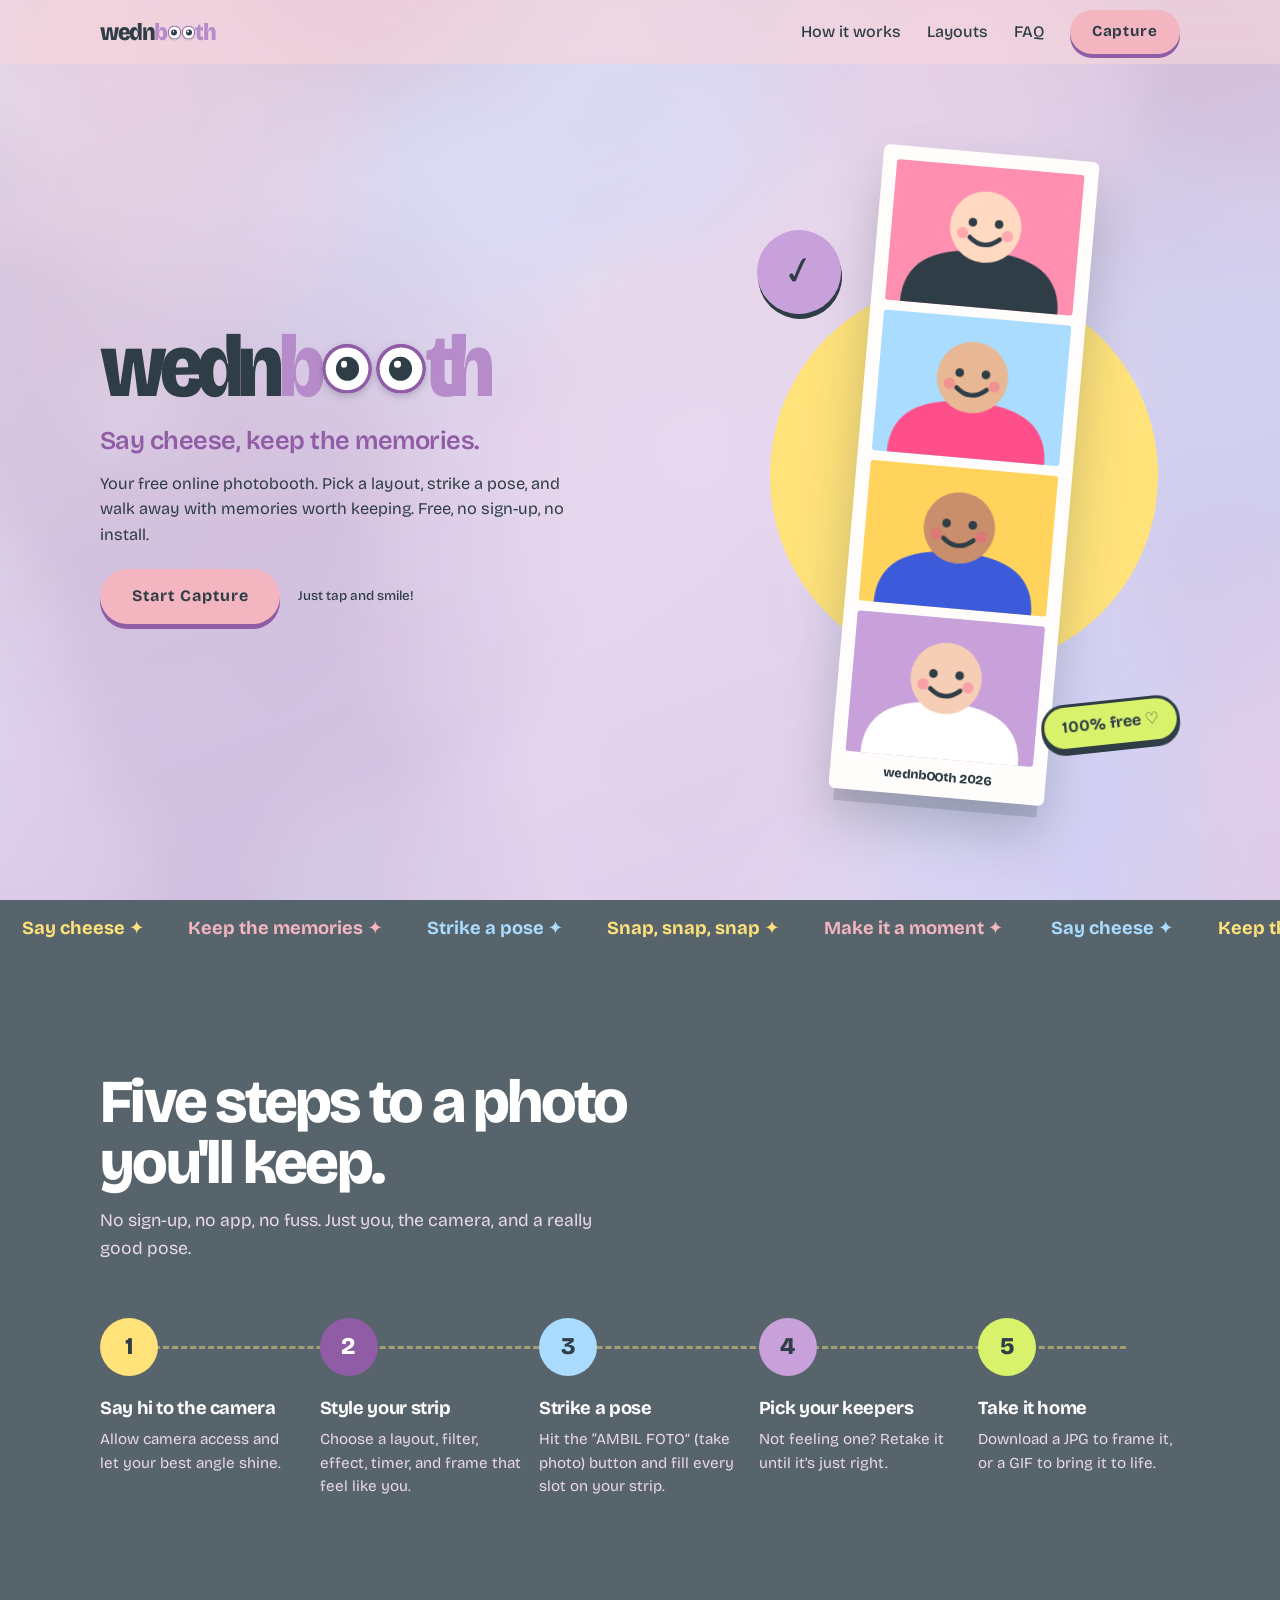
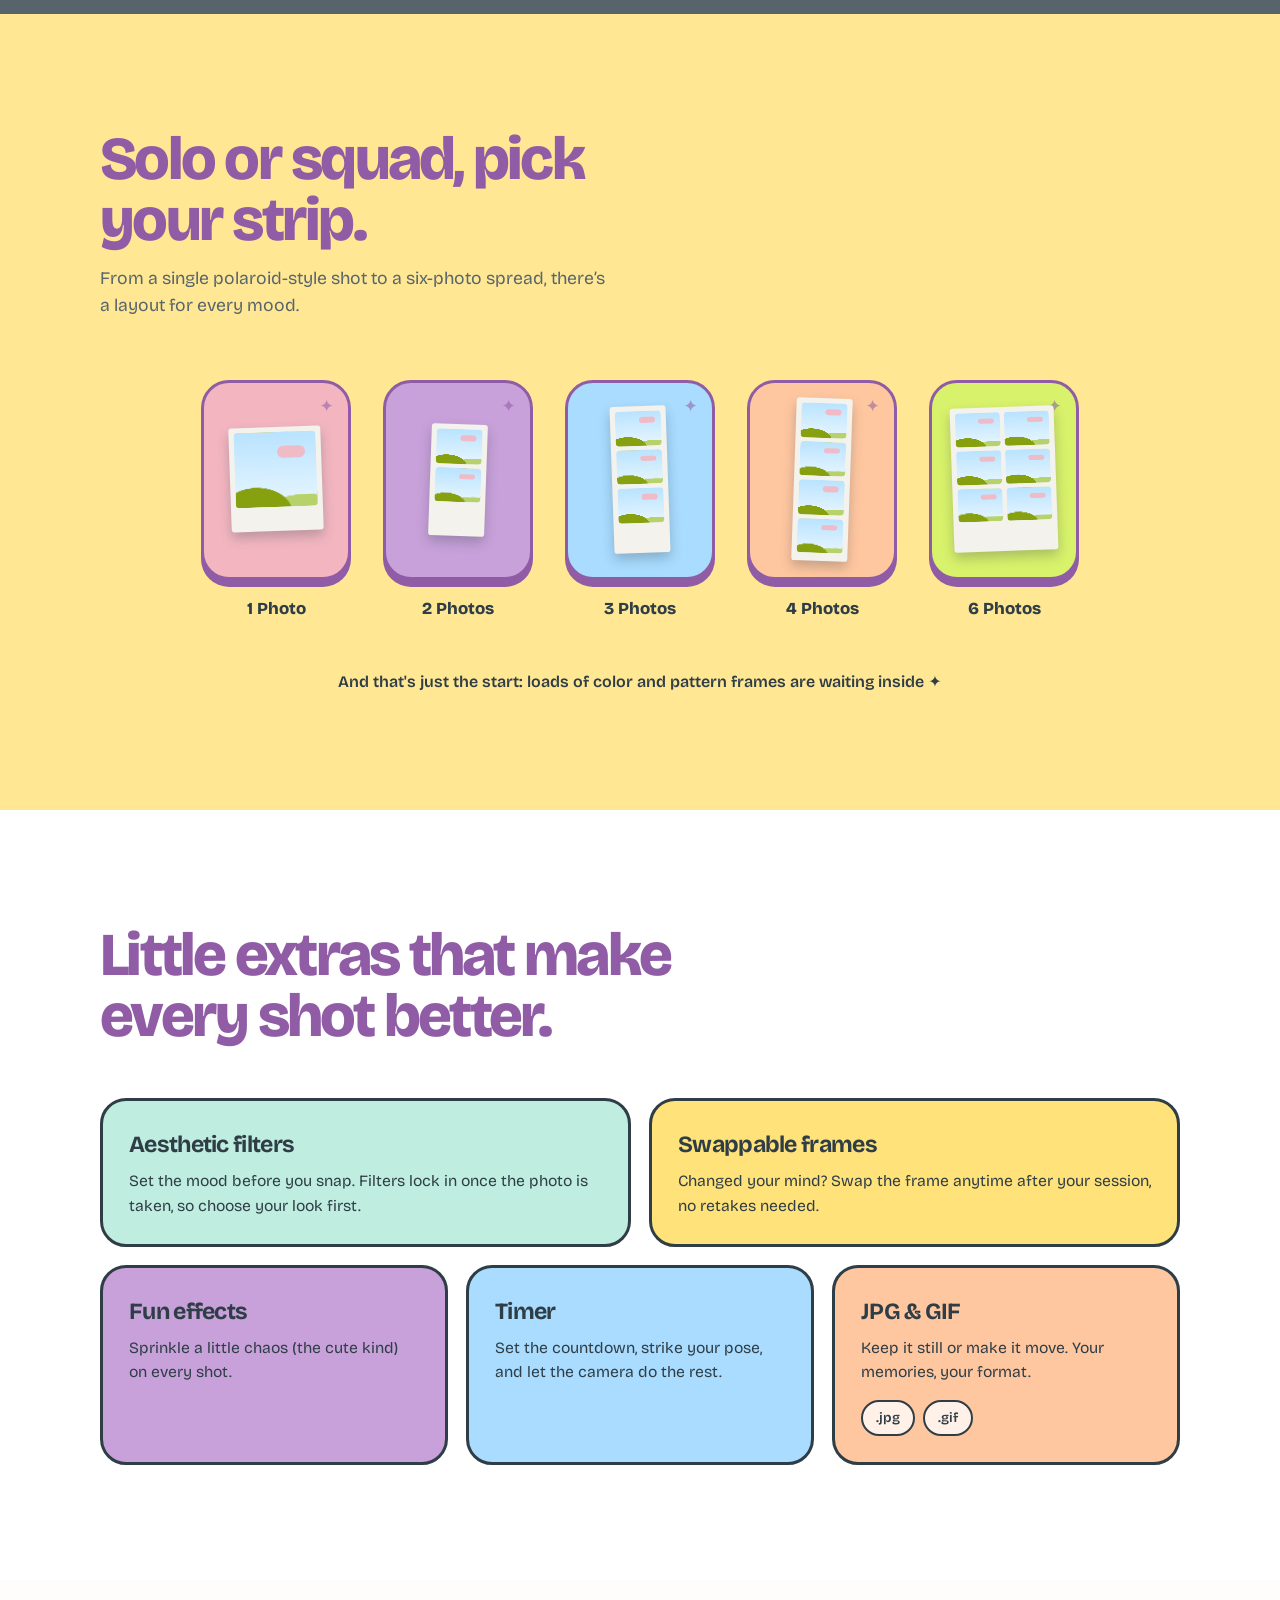
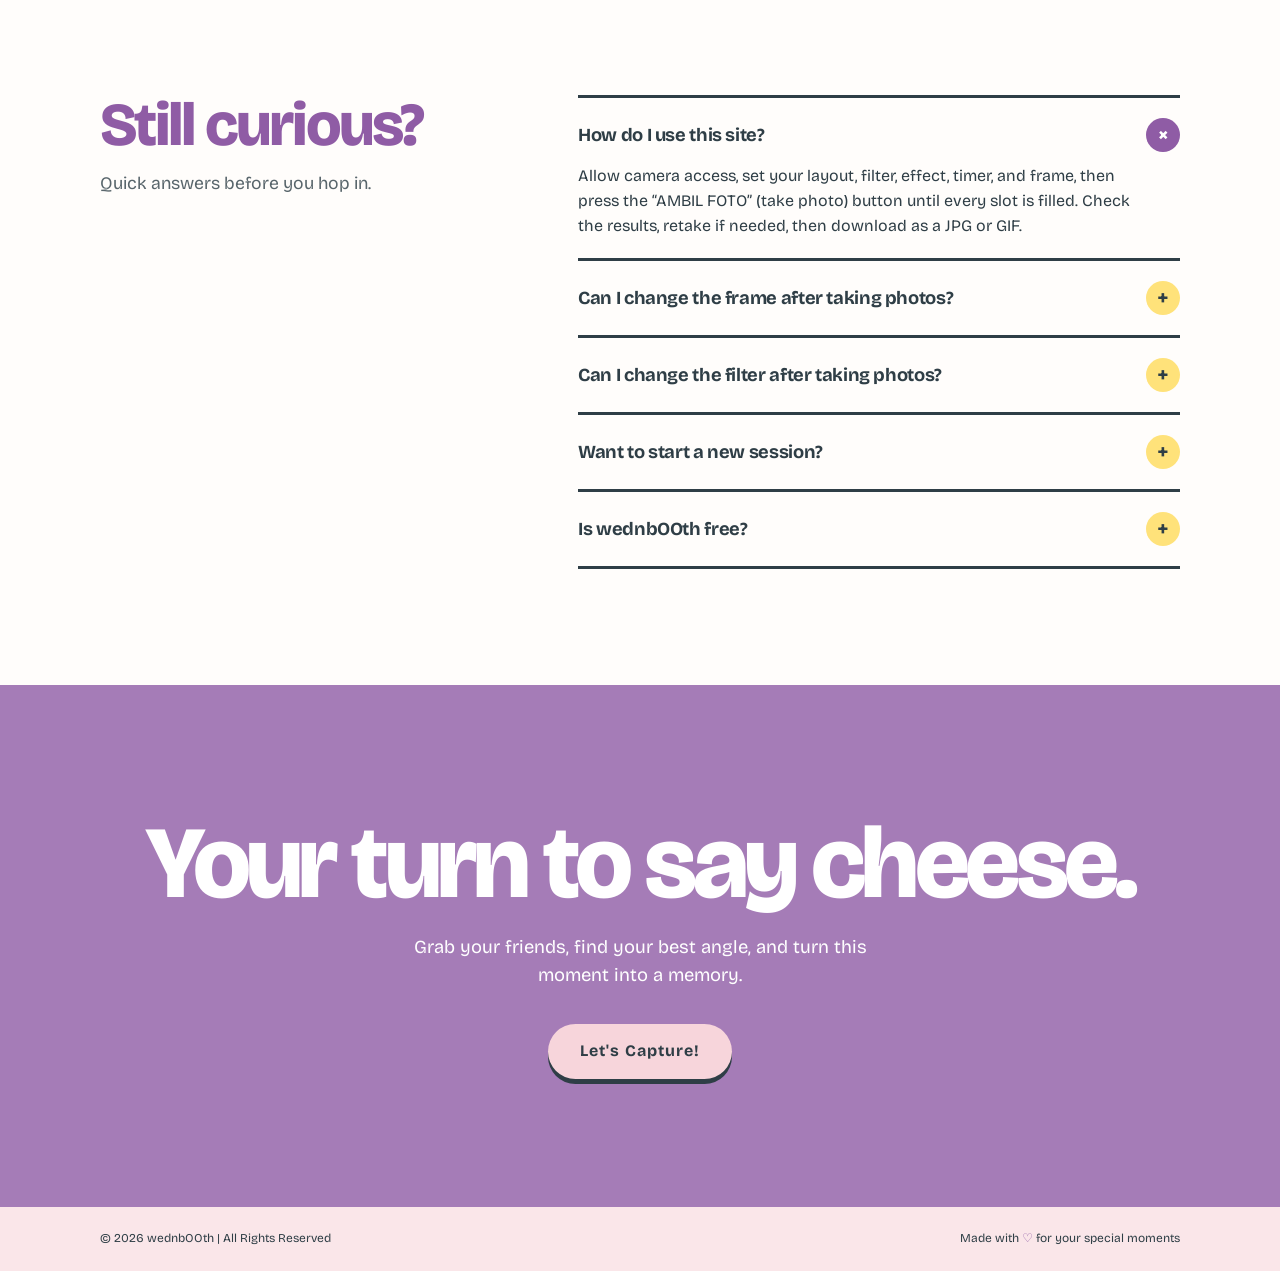
<file: index.html>
﻿<!DOCTYPE html>
<html lang="en">
<head>
<meta charset="UTF-8">
<meta name="viewport" content="width=device-width, initial-scale=1.0, viewport-fit=cover">
<title>Photobooth Online | wednBOOth</title>
<meta name="description" content="Try a free online photobooth at wednBOOth! Snap photos straight from your camera, pick a layout, aesthetic filters, fun effects, and cute frames. Download your strip as a JPG or GIF.">
<meta name="robots" content="index, follow">
<link rel="canonical" href="https://wednbooth.netlify.app/">
<meta name="theme-color" content="#f3b6c1">
<meta name="google-site-verification" content="_NyCSSTl3utaTkt9hZjL_MKQA5qwGN91B6APRuYbNRo" />
<meta property="og:type" content="website">
<meta property="og:title" content="Photobooth Online | wednBOOth">
<meta property="og:description" content="Make aesthetic photobooth strips for free! Pick your favorite layout, filter, effect, and frame at wednBOOth.">
<meta property="og:url" content="https://wednbooth.netlify.app/">
<link rel="icon" href="/logobg.png" type="image/png">
<link rel="preconnect" href="https://fonts.googleapis.com">
<link rel="preconnect" href="https://fonts.gstatic.com" crossorigin>
<link href="https://fonts.googleapis.com/css2?family=Bricolage+Grotesque:opsz,wght@12..96,200..800&display=swap" rel="stylesheet">
<link rel="stylesheet" href="landing.css">
</head>
<body>

<!-- Ikon wajah dipakai ulang di strip hero -->
<svg width="0" height="0" class="svg-definitions" aria-hidden="true">
  <symbol id="face" viewBox="0 0 100 75">
    <path d="M8 75c0-20 14-30 42-30s42 10 42 30z" fill="var(--shirt)"/>
    <circle cx="50" cy="32" r="19" fill="var(--skin)"/>
    <circle cx="43" cy="30" r="2.3" fill="#2f3e46"/><circle cx="57" cy="30" r="2.3" fill="#2f3e46"/>
    <path d="M42 38q8 7 16 0" stroke="#2f3e46" stroke-width="2.4" fill="none" stroke-linecap="round"/>
    <circle cx="38" cy="36" r="3" fill="#ff4f8b" opacity=".35"/><circle cx="62" cy="36" r="3" fill="#ff4f8b" opacity=".35"/>
  </symbol>
</svg>

<header class="nav">
  <div class="wrap">
    <a href="#" class="logo" aria-label="wednbOOth"><span aria-hidden="true">wedn<span class="hl">b<span class="eye"><i></i></span><span class="eye"><i></i></span>th</span></span></a>
    <nav class="nav-links" aria-label="Main navigation">
      <a href="#how-it-works">How it works</a>
      <a href="#layouts">Layouts</a>
      <a href="#faq">FAQ</a>
      <a href="app.html" class="btn sm">Capture</a>
    </nav>
  </div>
</header>

<main>
  <!-- HERO -->
  <section class="hero">
    <div class="wrap">
      <div>
        <h1 aria-label="wednbOOth">
          <span class="wordmark" aria-hidden="true">wedn<span class="hl">b<span class="eye"><i></i></span><span class="eye"><i></i></span>th</span></span>
        </h1>
        <p class="tag">Say cheese, keep the memories.</p>
        <p class="lead">Your free online photobooth. Pick a layout, strike a pose, and walk away with memories worth keeping. Free, no sign-up, no install.</p>
        <div class="cta-row">
          <a href="app.html" class="btn">Start Capture</a>
          <small>Just tap and smile!</small>
        </div>
      </div>

      <div class="stage" id="stage" aria-hidden="true">
        <div class="count">3</div>
        <div class="strip">
          <div class="pic p1"><svg><use href="#face"/></svg></div>
          <div class="pic p2"><svg><use href="#face"/></svg></div>
          <div class="pic p3"><svg><use href="#face"/></svg></div>
          <div class="pic p4"><svg><use href="#face"/></svg></div>
          <div class="stamp">wednbOOth 2026</div>
        </div>
        <div class="sticker">100% free ♡</div>
      </div>
    </div>
  </section>

  <div class="ticker" aria-hidden="true">
    <div>
      <span>Say cheese ✦</span><span>Keep the memories ✦</span><span>Strike a pose ✦</span><span>Snap, snap, snap ✦</span><span>Make it a moment ✦</span>
      <span>Say cheese ✦</span><span>Keep the memories ✦</span><span>Strike a pose ✦</span><span>Snap, snap, snap ✦</span><span>Make it a moment ✦</span>
    </div>
  </div>

  <!-- CARA PAKAI -->
  <section id="how-it-works" class="blk how">
    <div class="wrap">
      <h2>Five steps to a photo you'll keep.</h2>
      <p class="sub">No sign-up, no app, no fuss. Just you, the camera, and a really good pose.</p>
      <ol class="steps">
        <li><span class="n">1</span><h3>Say hi to the camera</h3><p>Allow camera access and let your best angle shine.</p></li>
        <li><span class="n">2</span><h3>Style your strip</h3><p>Choose a layout, filter, effect, timer, and frame that feel like you.</p></li>
        <li><span class="n">3</span><h3>Strike a pose</h3><p>Hit the “AMBIL FOTO” (take photo) button and fill every slot on your strip.</p></li>
        <li><span class="n">4</span><h3>Pick your keepers</h3><p>Not feeling one? Retake it until it’s just right.</p></li>
        <li><span class="n">5</span><h3>Take it home</h3><p>Download a JPG to frame it, or a GIF to bring it to life.</p></li>
      </ol>
    </div>
  </section>

  <!-- LAYOUT -->
  <section id="layouts" class="blk layouts">
    <div class="wrap">
      <div class="head">
        <div>
          <h2>Solo or squad, pick your strip.</h2>
          <p class="sub">From a single polaroid-style shot to a six-photo spread, there’s a layout for every mood.</p>
        </div>
      </div>
      <div class="shelf">
        <figure class="lay"><div class="tile"><div class="paper p1"><i class="ph"></i></div></div><figcaption>1 Photo</figcaption></figure>
        <figure class="lay"><div class="tile"><div class="paper p2"><i class="ph"></i><i class="ph"></i></div></div><figcaption>2 Photos</figcaption></figure>
        <figure class="lay"><div class="tile"><div class="paper p3"><i class="ph"></i><i class="ph"></i><i class="ph"></i></div></div><figcaption>3 Photos</figcaption></figure>
        <figure class="lay"><div class="tile"><div class="paper p4"><i class="ph"></i><i class="ph"></i><i class="ph"></i><i class="ph"></i></div></div><figcaption>4 Photos</figcaption></figure>
        <figure class="lay"><div class="tile"><div class="paper p6"><i class="ph"></i><i class="ph"></i><i class="ph"></i><i class="ph"></i><i class="ph"></i><i class="ph"></i></div></div><figcaption>6 Photos</figcaption></figure>
      </div>
      <p class="note">And that's just the start: loads of color and pattern frames are waiting inside ✦</p>
    </div>
  </section>

  <!-- FITUR -->
  <section class="blk">
    <div class="wrap">
      <h2>Little extras that make every shot better.</h2>
      <div class="feat-grid">
        <div class="f w"><h3>Aesthetic filters</h3><p>Set the mood before you snap. Filters lock in once the photo is taken, so choose your look first.</p></div>
        <div class="f w"><h3>Swappable frames</h3><p>Changed your mind? Swap the frame anytime after your session, no retakes needed.</p></div>
        <div class="f"><h3>Fun effects</h3><p>Sprinkle a little chaos (the cute kind) on every shot.</p></div>
        <div class="f"><h3>Timer</h3><p>Set the countdown, strike your pose, and let the camera do the rest.</p></div>
        <div class="f"><h3>JPG &amp; GIF</h3><p>Keep it still or make it move. Your memories, your format.</p>
          <div class="chips"><b>.jpg</b><b>.gif</b></div></div>
      </div>
    </div>
  </section>

  <!-- FAQ -->
  <section id="faq" class="blk faq">
    <div class="wrap">
      <div>
        <h2>Still curious?</h2>
        <p class="sub">Quick answers before you hop in.</p>
      </div>
      <div>
        <details open>
          <summary>How do I use this site?</summary>
          <p>Allow camera access, set your layout, filter, effect, timer, and frame, then press the “AMBIL FOTO” (take photo) button until every slot is filled. Check the results, retake if needed, then download as a JPG or GIF.</p>
        </details>
        <details>
          <summary>Can I change the frame after taking photos?</summary>
          <p>Yes! You can swap the frame after your session ends, no retakes needed.</p>
        </details>
        <details>
          <summary>Can I change the filter after taking photos?</summary>
          <p>No. Filters can only be chosen before you take photos, so make sure you’re happy with your pick before starting your session.</p>
        </details>
        <details>
          <summary>Want to start a new session?</summary>
          <p>Press the Reset button to clear your photos and start fresh.</p>
        </details>
        <details>
          <summary>Is wednbOOth free?</summary>
          <p>Yes! Totally free, and no account needed.</p>
        </details>
      </div>
    </div>
  </section>

  <!-- CTA AKHIR -->
  <section class="final">
    <div class="wrap">
      <h2>Your turn to say cheese.</h2>
      <p>Grab your friends, find your best angle, and turn this moment into a memory.</p>
      <a href="app.html" class="btn light">Let's Capture!</a>
    </div>
  </section>
</main>

<footer>
  <div class="wrap">
    <p>&copy; 2026 wednbOOth | All Rights Reserved</p>
    <p>Made with <span>♡</span> for your special moments</p>
  </div>
</footer>

<script src="landing.js"></script>
</body>
</html>
</file>
<file: landing.css>
:root{
  --pink:#f3b6c1; --blush:#f7d5db; --lav:#c8a1da; --purple:#b68bc9; --purple-deep:#8f5ca5; --ink:#2f3e46; --muted:#59666c;
  --plum:var(--ink); --hot:var(--purple-deep); --paper:#fffdfb;
  /* warna fun tambahan */ --butter:#ffe27a; --mint:#bfeee0; --lilac:#c8a1da; --sky:#a9dcff; --peach:#ffc7a0; --lime:#d8f26b;
  --font:"Bricolage Grotesque",system-ui,-apple-system,"Segoe UI",sans-serif;
}
*{box-sizing:border-box;margin:0}
html{scroll-behavior:smooth;scroll-padding-top:72px}
body{font-family:var(--font);color:var(--ink);background:linear-gradient(160deg,#f7d5db 0%,#ecdcf4 52%,#dcc6ec 100%) fixed;line-height:1.55;-webkit-font-smoothing:antialiased;overflow-x:hidden}
body::before{content:"";position:fixed;inset:0;z-index:-1;background:url("inii.png") center/cover no-repeat;opacity:.55;pointer-events:none}
a{color:inherit}
:focus-visible{outline:3px solid var(--plum);outline-offset:3px;border-radius:6px}
.wrap{width:min(1080px,100% - 48px);margin-inline:auto}
@media (min-width:901px){.wrap{width:min(1080px,100% - 128px)}}

/* NAV */
.nav{position:sticky;top:0;z-index:20;background:rgba(247,213,219,.6);backdrop-filter:blur(10px);padding-top:env(safe-area-inset-top,0px)}
.nav .wrap{display:flex;align-items:center;justify-content:space-between;height:64px}
.logo{font-weight:800;font-size:1.5rem;letter-spacing:-.06em;line-height:1;font-variation-settings:"wdth" 90;text-decoration:none;display:inline-flex;align-items:center;white-space:nowrap}
.logo>span{display:flex;align-items:center}
.nav-links{display:flex;gap:26px;align-items:center;font-weight:500}
.nav-links a{text-decoration:none}
.nav-links a:hover{text-decoration:underline;text-underline-offset:4px}

/* BUTTON */
.btn{display:inline-block;background:var(--pink);color:var(--ink);font:inherit;font-weight:700;letter-spacing:.06em;text-decoration:none;padding:15px 32px;border-radius:999px;border:0;cursor:pointer;box-shadow:0 5px 0 var(--hot);transition:transform .15s,box-shadow .15s}
.btn:hover{transform:translateY(-2px);box-shadow:0 7px 0 var(--hot)}
.btn:active{transform:translateY(4px);box-shadow:0 1px 0 var(--hot)}
.btn.sm{padding:10px 22px;font-size:.95rem;box-shadow:0 4px 0 var(--hot)}
.btn.light{background:var(--blush);color:var(--ink);box-shadow:0 5px 0 var(--ink)}

/* HERO */
.hero{min-height:calc(100svh - 64px);display:flex;align-items:center;padding:clamp(12px,2.5vh,32px) 0 clamp(20px,4vh,48px)}
.hero .wrap{display:grid;grid-template-columns:1.15fr .85fr;gap:clamp(24px,5vw,64px);align-items:center}
.wordmark{white-space:nowrap;font-size:clamp(2.6rem,min(7vw,15vh),6.5rem);font-weight:800;letter-spacing:-.06em;line-height:.9;font-variation-settings:"wdth" 90;display:flex;align-items:center;flex-wrap:nowrap}
.hl{color:var(--purple);display:inline-flex;align-items:center}
.eye{display:inline-block;width:.56em;height:.56em;margin:0 0 0 .035em;border-radius:50%;overflow:hidden;position:relative;background:#fff;box-shadow:inset 0 0 0 .04em var(--purple-deep),0 .03em .08em rgba(47,62,70,.25);transform:translateY(.02em);transition:transform .14s ease}
.eye.blink{transform:translateY(.02em) scaleY(.08)}
.eye i{position:absolute;width:.26em;height:.26em;background:var(--ink);border-radius:50%;left:50%;top:50%;margin:-.13em 0 0 -.13em;transition:transform .12s ease-out}
.eye i::after{content:"";position:absolute;top:16%;left:22%;width:28%;height:28%;border-radius:50%;background:#fff}
.hero h1+p.tag{color:var(--purple-deep);font-size:clamp(1.1rem,2.2vw,1.6rem);font-weight:600;margin-top:14px;letter-spacing:-.02em}
.hero .lead{max-width:44ch;margin:10px 0 22px;font-size:1.02rem}
.cta-row{display:flex;gap:18px;align-items:center;flex-wrap:wrap}
.cta-row small{font-weight:500}

/* STRIP (hero object) */
.stage{position:relative;display:grid;place-items:center;min-height:0}
.stage::before{content:"";position:absolute;width:min(52vh,420px,90%);aspect-ratio:1;background:var(--butter);border-radius:50%;z-index:0}
.strip{position:relative;z-index:1;width:min(260px,24vh,56vw);background:var(--paper);padding:14px 14px 38px;border-radius:6px;transform:rotate(5deg);box-shadow:0 18px 0 -6px rgba(47,62,70,.18),0 30px 50px rgba(47,62,70,.25);display:grid;gap:10px}
.strip .pic{aspect-ratio:4/3;border-radius:3px;position:relative;overflow:hidden;background:var(--plum)}
.strip .pic svg{position:absolute;inset:0;width:100%;height:100%;opacity:0;transform:scale(1.08)}
.strip .pic::after{content:"";position:absolute;inset:0;background:#fff;opacity:0}
.strip .stamp{position:absolute;bottom:10px;left:0;right:0;text-align:center;font-weight:800;font-size:.8rem;letter-spacing:-.01em}
.p1{--bg:#ff8fb1;--skin:#ffd9c2;--shirt:#2f3e46}
.p2{--bg:#a9dcff;--skin:#e8b793;--shirt:#ff4f8b}
.p3{--bg:#ffd35c;--skin:#c98e6b;--shirt:#3b5bdb}
.p4{--bg:#c8a1da;--skin:#f6cdb5;--shirt:#fff}
.strip .pic{background:var(--bg)}
.is-live .pic svg{animation:pop .5s cubic-bezier(.2,1.4,.4,1) forwards;animation-delay:calc(var(--i)*.9s + .9s)}
.is-live .pic::after{animation:flash .55s ease-out forwards;animation-delay:calc(var(--i)*.9s + .8s)}
@keyframes pop{to{opacity:1;transform:scale(1)}}
@keyframes flash{0%{opacity:.95}100%{opacity:0}}
.count{position:absolute;z-index:2;top:12%;left:2%;width:84px;height:84px;border-radius:50%;background:var(--lilac);color:var(--plum);font-weight:800;font-size:2.4rem;display:grid;place-items:center;transform:rotate(-12deg);box-shadow:0 5px 0 var(--plum)}
.sticker{position:absolute;z-index:2;bottom:8%;right:0;background:var(--lime);border:3px solid var(--plum);border-radius:999px;padding:8px 18px;font-weight:700;transform:rotate(-6deg);box-shadow:0 4px 0 var(--plum)}

/* TICKER */
.ticker{background:rgba(47,62,70,.8);color:var(--butter);overflow:hidden;white-space:nowrap;padding:14px 0;font-weight:700;font-size:1.15rem}
.ticker div{display:inline-block;animation:slide 28s linear infinite}
.ticker span{margin:0 22px}
.ticker span:nth-child(3n+2){color:var(--pink)}
.ticker span:nth-child(3n){color:var(--sky)}
@keyframes slide{to{transform:translateX(-50%)}}

/* SECTIONS */
section.blk{padding:clamp(64px,9vw,120px) 0}
h2{color:var(--purple-deep);font-size:clamp(2.2rem,5.2vw,3.8rem);font-weight:800;letter-spacing:-.045em;line-height:1;max-width:16ch}
.sub{margin-top:14px;font-size:1.1rem;max-width:46ch;color:var(--muted)}

/* HOW */
.how{background:rgba(47,62,70,.8);color:#fff}
.how h2{color:#fff}.how .sub{color:#e9d8ee}
.steps{list-style:none;padding:0;margin-top:56px;display:grid;grid-template-columns:repeat(5,1fr);gap:18px;position:relative}
.steps::before{content:"";position:absolute;top:28px;left:5%;right:5%;border-top:3px dashed rgba(255,226,122,.45)}
.steps li{position:relative}
.steps .n{width:58px;height:58px;border-radius:50%;background:var(--butter);color:var(--plum);font-weight:800;font-size:1.5rem;display:grid;place-items:center;margin-bottom:18px;position:relative}
.steps li:nth-child(2) .n{background:var(--hot);color:#fff}
.steps li:nth-child(3) .n{background:var(--sky)}
.steps li:nth-child(4) .n{background:var(--lilac)}
.steps li:nth-child(5) .n{background:var(--lime)}
.steps h3{font-size:1.15rem;letter-spacing:-.02em;margin-bottom:6px}
.steps p{font-size:.95rem;color:#e9d8ee}

/* LAYOUTS */
.layouts{background:rgba(255,226,122,.8)}
.layouts .head{display:flex;justify-content:space-between;align-items:end;gap:24px;flex-wrap:wrap}
.shelf{display:flex;gap:clamp(14px,2.5vw,32px);align-items:flex-end;justify-content:center;margin-top:60px;flex-wrap:wrap}
.lay{display:grid;justify-items:center;gap:16px;font-weight:800;font-size:1.05rem;margin:0}
.tile{width:150px;height:200px;border-radius:28px;border:3px solid var(--purple-deep);background:var(--t);display:grid;place-items:center;position:relative;box-shadow:0 7px 0 var(--purple-deep);transition:transform .25s cubic-bezier(.2,1.4,.4,1)}
.tile::before{content:"✦";position:absolute;top:10px;right:14px;font-size:1.1rem;color:var(--purple-deep);opacity:.55}
.lay:hover .tile{transform:translateY(-8px) rotate(-3deg)}
.lay:nth-child(even):hover .tile{transform:translateY(-8px) rotate(3deg)}
.paper{background:#f4f2ed;display:grid;gap:4px;padding:5px 5px var(--b,8px);border-radius:3px;box-shadow:0 6px 12px rgba(47,62,70,.28);transform:rotate(var(--r,0deg));align-content:start}
.ph{display:block;aspect-ratio:4/3;border-radius:4px;position:relative;overflow:hidden;background:
  radial-gradient(ellipse 70% 55% at 25% 108%,#86a010 62%,transparent 63%),
  radial-gradient(ellipse 90% 45% at 85% 112%,#b7d26a 62%,transparent 63%),
  linear-gradient(#b9e3ff,#e8f6ff)}
.ph::after{content:"";position:absolute;width:34%;height:16%;left:52%;top:18%;border-radius:99px;background:#f3b6c1;opacity:.9}
.paper.p1{width:92px;--b:24px;--r:-2deg}.p1 .ph{aspect-ratio:1/.92}
.paper.p2{width:56px;--b:34px;--r:2deg}
.paper.p3{width:56px;--b:30px;--r:-2deg}
.paper.p4{width:56px;--b:8px;--r:2deg}
.paper.p6{width:104px;grid-template-columns:1fr 1fr;--b:30px;--r:-2deg}
.lay:nth-child(1){--t:#f3b6c1}.lay:nth-child(2){--t:#c8a1da}.lay:nth-child(3){--t:#a9dcff}.lay:nth-child(4){--t:#ffc7a0}.lay:nth-child(5){--t:#d8f26b}
.note{text-align:center;margin-top:48px;font-weight:600}

/* FEATURES */
.feat-grid{display:grid;grid-template-columns:repeat(6,1fr);gap:18px;margin-top:52px}
.f{border:3px solid var(--plum);border-radius:26px;padding:26px;background:var(--paper);grid-column:span 2;transition:transform .2s}
.f:hover{transform:translateY(-4px) rotate(-.6deg)}
.f.w{grid-column:span 3}
.f:nth-child(1){background:var(--mint)}
.f:nth-child(2){background:var(--butter)}
.f:nth-child(3){background:var(--lilac)}
.f:nth-child(4){background:var(--sky)}
.f:nth-child(5){background:var(--peach)}
.f h3{font-size:1.45rem;letter-spacing:-.03em;margin-bottom:6px}
.f p{font-size:.98rem}
.chips{display:flex;gap:8px;flex-wrap:wrap;margin-top:16px}
.chips b{font-weight:600;font-size:.85rem;padding:5px 13px;border-radius:999px;background:rgba(255,255,255,.75);border:2px solid var(--plum);color:var(--plum)}

/* FAQ */
.faq{background:rgba(255,253,251,.8)}
.faq .wrap{display:grid;grid-template-columns:.8fr 1.2fr;gap:clamp(28px,6vw,80px)}
details{border-bottom:3px solid var(--plum);padding:20px 0}
details:first-of-type{border-top:3px solid var(--plum)}
summary{cursor:pointer;font-weight:700;font-size:1.15rem;letter-spacing:-.02em;list-style:none;display:flex;justify-content:space-between;gap:18px;align-items:center}
summary::-webkit-details-marker{display:none}
summary::after{content:"+";flex:none;width:34px;height:34px;border-radius:50%;background:var(--butter);display:grid;place-items:center;font-size:1.4rem;transition:transform .25s,background .25s}
details[open] summary::after{transform:rotate(45deg);background:var(--hot);color:#fff}
details p{margin-top:12px;max-width:56ch}

/* FINAL CTA */
.final{background:rgba(143,92,165,.8);color:#fff;text-align:center;padding:clamp(72px,10vw,130px) 0;position:relative;overflow:hidden}
.final h2{color:#fff;max-width:none;font-size:clamp(2.6rem,8vw,6.5rem);margin-inline:auto}
.final p{margin:18px auto 34px;max-width:40ch;font-size:1.15rem}

footer{position:sticky;top:0;z-index:20;background:rgba(247,213,219,.6);backdrop-filter:blur(10px);padding-top:env(safe-area-inset-top,0px);font-size:.75rem}
footer .wrap{display:flex;align-items:center;justify-content:space-between;gap:8px 24px;min-height:64px;padding:10px 0}
footer span{color:var(--hot)}

/* RESPONSIVE */
@media (max-width:900px){
  .hero{min-height:auto;padding:clamp(20px,4vh,36px) 0 32px}
  .hero .wrap{grid-template-columns:minmax(0,1.15fr) minmax(0,.85fr);gap:clamp(12px,3vw,32px)}
  .wordmark{font-size:clamp(1.6rem,7.8vw,4.5rem)}
  .hero h1+p.tag{font-size:clamp(.85rem,2.4vw,1.2rem);margin-top:10px}
  .hero .lead{font-size:clamp(.78rem,1.8vw,.95rem);margin:8px 0 16px}
  .cta-row{gap:10px}
  .cta-row .btn{padding:clamp(10px,2vw,14px) clamp(14px,3vw,24px);font-size:clamp(.75rem,1.5vw,.95rem)}
  .cta-row small{font-size:clamp(.65rem,1.2vw,.8rem)}
  .stage{min-height:0}
  .stage::before{width:min(42vh,360px,95%)}
  .strip{width:min(240px,23vh,90%);padding:clamp(8px,1.5vw,14px) clamp(8px,1.5vw,14px) clamp(24px,4vw,38px);gap:clamp(5px,1vw,10px)}
  .count{width:clamp(40px,10vw,72px);height:clamp(40px,10vw,72px);font-size:clamp(1.2rem,4vw,2rem)}
  .sticker{border-width:2px;padding:4px 9px;font-size:clamp(.6rem,2vw,.8rem)}
  .steps{grid-template-columns:1fr;gap:26px}
  .steps::before{display:none}
  .steps li{display:grid;grid-template-columns:58px 1fr;gap:0 16px}
  .steps .n{grid-row:span 2;margin:0}
  .feat-grid{grid-template-columns:1fr}
  .f,.f.w{grid-column:auto}
  .faq .wrap{grid-template-columns:1fr}
  .nav-links a:not(.btn){display:none}
  footer .wrap{flex-direction:column;justify-content:center;text-align:center}
}
@media (max-width:520px){.tile{width:128px;height:176px}.paper.p4{width:50px}.paper.p6{width:96px}}
@media (prefers-reduced-motion:reduce){
  .is-live .pic svg{animation:none;opacity:1;transform:none}
  .is-live .pic::after{animation:none}
  .ticker div{animation:none}
  html{scroll-behavior:auto}
}

.svg-definitions { position: absolute; width: 0; height: 0; overflow: hidden; }
.strip .pic:nth-child(1) { --i: 0; }
.strip .pic:nth-child(2) { --i: 1; }
.strip .pic:nth-child(3) { --i: 2; }
.strip .pic:nth-child(4) { --i: 3; }
</file>
